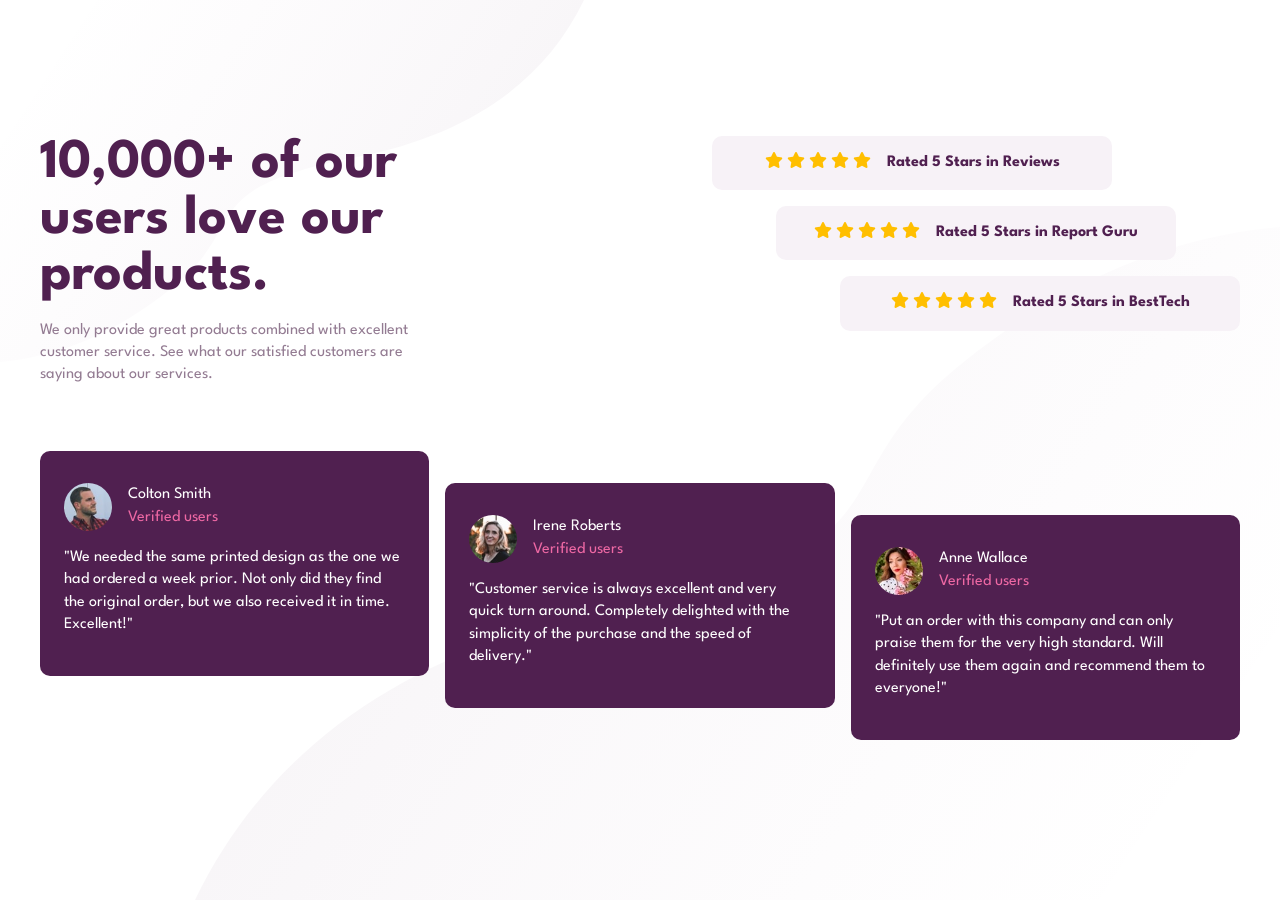
<file: social-proof-section/index.html>
<!DOCTYPE html>
<html lang="en">
  <head>
    <meta charset="UTF-8" />
    <meta name="viewport" content="width=device-width, initial-scale=1.0" />
    <!-- displays site properly based on user's device -->

    <link
      rel="icon"
      type="image/png"
      sizes="32x32"
      href="./images/favicon-32x32.png"
    />
    <link
      rel="stylesheet"
      href="https://cdnjs.cloudflare.com/ajax/libs/font-awesome/6.4.2/css/all.min.css"
      integrity="sha512-z3gLpd7yknf1YoNbCzqRKc4qyor8gaKU1qmn+CShxbuBusANI9QpRohGBreCFkKxLhei6S9CQXFEbbKuqLg0DA=="
      crossorigin="anonymous"
      referrerpolicy="no-referrer"
    />
    <link rel="preconnect" href="https://fonts.googleapis.com" />
    <link rel="preconnect" href="https://fonts.gstatic.com" crossorigin />
    <link
      href="https://fonts.googleapis.com/css2?family=League+Spartan:wght@400;500;700&display=swap"
      rel="stylesheet"
    />
    <link rel="stylesheet" href="css/styles.css" />
    <title>Frontend Mentor | Social proof section</title>
  </head>
  <body>
    <main>
      <div class="container">
        <div class="grid-two-columns">
          <!-- page title -->
          <div class="page-header">
            <h1>10,000+ of our users love our products.</h1>
            <p>
              We only provide great products combined with excellent customer
              service. See what our satisfied customers are saying about our
              services.
            </p>
          </div>
          <!-- ratings section -->
          <div class="ratings">
            <div class="rating rating-1">
              <div class="stars">
                <i class="fa-solid fa-star"></i>
                <i class="fa-solid fa-star"></i>
                <i class="fa-solid fa-star"></i>
                <i class="fa-solid fa-star"></i>
                <i class="fa-solid fa-star"></i>
              </div>
              <div class="ratings-title">Rated 5 Stars in Reviews</div>
            </div>
            <div class="rating rating-2">
              <div class="stars">
                <i class="fa-solid fa-star"></i>
                <i class="fa-solid fa-star"></i>
                <i class="fa-solid fa-star"></i>
                <i class="fa-solid fa-star"></i>
                <i class="fa-solid fa-star"></i>
              </div>
              <div class="ratings-title">Rated 5 Stars in Report Guru</div>
            </div>
            <div class="rating">
              <div class="stars">
                <i class="fa-solid fa-star"></i>
                <i class="fa-solid fa-star"></i>
                <i class="fa-solid fa-star"></i>
                <i class="fa-solid fa-star"></i>
                <i class="fa-solid fa-star"></i>
              </div>
              <div class="ratings-title">Rated 5 Stars in BestTech</div>
            </div>
          </div>
        </div>
        <!-- reviews section -->
        <div class="grid-three-columns">
          <div class="review-card card-1">
            <div class="review-header">
              <img src="/images/image-colton.jpg" alt="user Colton Smith" />
              <p>Colton Smith<span>Verified users</span></p>
            </div>
            <div class="review-message">
              <p>
                "We needed the same printed design as the one we had ordered a
                week prior. Not only did they find the original order, but we
                also received it in time. Excellent!"
              </p>
            </div>
          </div>
          <div class="review-card card-2">
            <div class="review-header">
              <img src="/images/image-irene.jpg" alt="Irene Roberts" />
              <p>Irene Roberts<span>Verified users</span></p>
            </div>
            <div class="review-message">
              <p>
                "Customer service is always excellent and very quick turn
                around. Completely delighted with the simplicity of the purchase
                and the speed of delivery."
              </p>
            </div>
          </div>
          <div class="review-card card-3">
            <div class="review-header">
              <img src="/images/image-anne.jpg" alt="user Anne Wallace" />
              <p>Anne Wallace<span>Verified users</span></p>
            </div>
            <div class="review-message">
              <p>
                "Put an order with this company and can only praise them for the
                very high standard. Will definitely use them again and recommend
                them to everyone!"
              </p>
            </div>
          </div>
        </div>
      </div>
    </main>
  </body>
</html>
</file>
<file: social-proof-section/css/styles.css>
* {
  box-sizing: border-box;
  margin: 0;
  padding: 0;
}

:root {
  --vdark-magenta: hsl(300, 43%, 22%);
  --soft-pink: hsl(333, 80%, 67%);
  --dgrayish-magenta: hsl(303, 10%, 53%);
  --lgrayish-magenta: hsl(300, 24%, 96%);
  --yellow: hsl(45, 100%, 50%);
  --white: hsl(0, 0%, 100%);
}

body {
  min-height: 100vh;
  display: flex;
  align-items: center;
  justify-content: center;
  padding: 1rem 2rem;

  font-size: 1rem;
  font-family: 'League Spartan', sans-serif;
  line-height: 1.4;
  font-weight: 400;
  color: var(--dgrayish-magenta);

  background: url(/images/bg-pattern-top-desktop.svg) left top no-repeat,
    url(/images/bg-pattern-bottom-desktop.svg) bottom right no-repeat;
}

.container {
  max-width: 1200px;
}

/* grids */
.grid-two-columns {
  display: grid;
  grid-template-columns: repeat(2, 1fr);
  margin-bottom: 4rem;
}

.grid-three-columns {
  display: grid;
  grid-template-columns: repeat(3, 1fr);
  gap: 1rem;
  margin-bottom: 2rem;
}

/* header */
.grid-two-columns .page-header h1 {
  font-size: 3.5rem;
  font-weight: 700;
  line-height: 1;
  color: var(--vdark-magenta);
  margin-bottom: 1rem;
}

.grid-two-columns .page-header {
  max-width: 25rem;
}

.grid-two-columns .ratings {
  display: flex;
  flex-direction: column;
  align-items: end;
  gap: 1rem;
}

.grid-two-columns .ratings .rating {
  background-color: var(--lgrayish-magenta);
  color: var(--vdark-magenta);
  font-weight: 700;

  border-radius: 10px;
  padding: 1em;
  width: 25rem;
  justify-content: center;

  display: flex;
  gap: 1rem;
}

.grid-two-columns .ratings .rating i {
  color: var(--yellow);
}

.rating-1 {
  margin-right: 8rem;
}

.rating-2 {
  margin-right: 4rem;
}

/* reviews */
.grid-three-columns .review-card {
  background-color: var(--vdark-magenta);
  color: var(--white);
  padding: 2em 1.5em;
  border-radius: 10px;
  height: 80%;
}

.grid-three-columns .review-card img {
  border-radius: 50%;
  height: 3rem;
}

.grid-three-columns .review-card .review-header {
  display: flex;
  gap: 1rem;
  align-items: center;
  margin-bottom: 1rem;
}

.grid-three-columns .review-card span {
  display: block;
  color: var(--soft-pink);
}

.card-2 {
  margin-top: 2rem;
}

.card-3 {
  margin-top: 4rem;
}

/* media queries */
@media (max-width: 950px) {
  /* grids */
  .grid-two-columns {
    grid-template-columns: 1fr;
  }

  .grid-three-columns {
    grid-template-columns: repeat(2, 1fr);
  }

  /* header */
  .grid-two-columns .page-header {
    max-width: 35rem;
    text-align: center;
    justify-self: center;
    margin: 2rem;
  }

  /* ratings */
  .grid-two-columns .ratings {
    align-items: center;
  }

  .grid-two-columns .ratings .rating {
    width: 35rem;
  }

  .rating-1,
  .rating-2 {
    margin-right: 0;
  }

  /* reviews */
  .grid-three-columns .review-card {
    height: 100%;
  }

  .card-2,
  .card-3 {
    margin-top: 0;
  }
}

@media (max-width: 700px) {
  /* grids */
  .grid-three-columns {
    grid-template-columns: 1fr;
  }

  /* header */
  .grid-two-columns .page-header h1 {
    line-height: normal;
  }

  /* ratings */
  .grid-two-columns .ratings .rating {
    width: 100%;
  }
}
</file>
